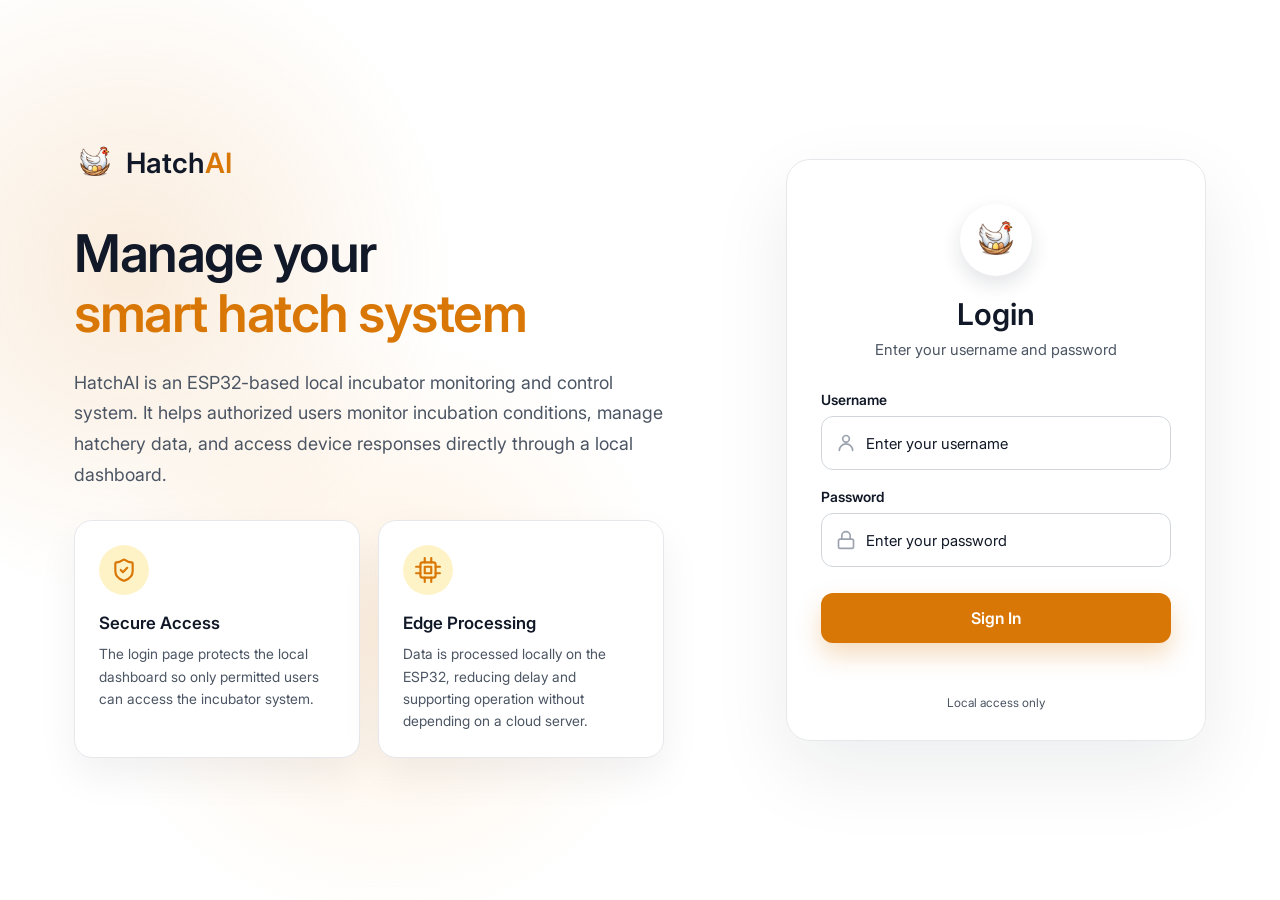
<file: data/index.html>
<!DOCTYPE html>
<html lang="en">
<head>
  <meta charset="UTF-8" />
  <meta name="viewport" content="width=device-width, initial-scale=1.0" />

  <title>HatchAI Login</title>
  <link rel="icon" href="a/images/fortitle.webp" type="image/webp" />

  <link rel="stylesheet" href="css/base.css" />
  <link rel="stylesheet" href="css/login.css" />
</head>

<body>
  <main class="login-page">
    <section class="login-info">
      <div class="brand-mark">
        <img src="a/images/hatchai-logo.webp" alt="HatchAI Logo" />
        <span>Hatch<span>AI</span></span>
      </div>

      <h1>
        Manage your
        <span>smart hatch system</span>
      </h1>

      <p class="info-text">
        HatchAI is an ESP32-based local incubator monitoring and control system.
        It helps authorized users monitor incubation conditions, manage hatchery
        data, and access device responses directly through a local dashboard.
      </p>

      <div class="info-cards">
        <article class="info-card">
          <div class="icon-box">
            <img src="a/icons/shield.svg" alt="" />
          </div>
          <h2>Secure Access</h2>
          <p>
            The login page protects the local dashboard so only permitted users
            can access the incubator system.
          </p>
        </article>

        <article class="info-card">
          <div class="icon-box">
            <img src="a/icons/cpu.svg" alt="" />
          </div>
          <h2>Edge Processing</h2>
          <p>
            Data is processed locally on the ESP32, reducing delay and supporting
            operation without depending on a cloud server.
          </p>
        </article>
      </div>
    </section>

    <section class="login-card" aria-labelledby="loginTitle">
      <div class="login-logo-wrap">
        <img src="a/images/hatchai-logo.webp" alt="HatchAI Logo" class="login-logo" />
      </div>

      <h2 id="loginTitle">Login</h2>
      <p class="login-subtitle">Enter your username and password</p>

      <form id="loginForm" class="login-form" novalidate>
        <div class="input-group">
          <label for="username">Username</label>
          <div class="input-box">
            <img src="a/icons/user.svg" alt="" class="input-icon" />
            <input type="text" id="username" name="username" placeholder="Enter your username" autocomplete="username" required />
          </div>
        </div>

        <div class="input-group">
          <label for="password">Password</label>
          <div class="input-box">
            <img src="a/icons/lock.svg" alt="" class="input-icon" />
            <input type="password" id="password" name="password" placeholder="Enter your password" autocomplete="current-password" required />
          </div>
        </div>

        <button type="submit" class="login-btn">Sign In</button>

        <p id="status" class="status" aria-live="polite"></p>
      </form>

      <div class="login-footer">
        Local access only
      </div>
    </section>
  </main>

  <script src="js/storage.js"></script>
  <script src="js/authSession.js"></script>
  <script src="js/login.js"></script>
</body>
</html>
</file>
<file: data/css/base.css>
:root {
  --orange: #D97706;
  --dark-orange: #B45309;
  --black: #111827;
  --gray: #4B5563;
  --border: #E5E7EB;
  --white: #FFFFFF;
  --bg-soft: #FFF7ED;
  --green: #16A34A;
  --blue: #2563EB;
  --red: #DC2626;
  --red-soft: #FEE2E2;
  --red-border: #FCA5A5;
}

@font-face {
  font-family: 'Inter';
  src: url('../a/fonts/inter-regular.woff2') format('woff2');
  font-weight: 400;
  font-style: normal;
  font-display: swap;
}

@font-face {
  font-family: 'Inter';
  src: url('../a/fonts/inter-semibold.woff2') format('woff2');
  font-weight: 600;
  font-style: normal;
  font-display: swap;
}

* {
  box-sizing: border-box;
  margin: 0;
  padding: 0;
  font-family: 'Inter', Arial, sans-serif;
}

body {
  background: var(--white);
  color: var(--black);
}
</file>
<file: data/css/login.css>
.login-page {
  min-height: 100vh;
  padding: 48px 24px;
  display: grid;
  grid-template-columns: 1.1fr 0.9fr;
  align-items: center;
  gap: 60px;
  max-width: 1180px;
  margin: 0 auto;
  position: relative;
}

.login-page::before {
  content: "";
  position: fixed;
  inset: 0 auto auto 0;
  width: 50%;
  height: 100%;
  background:
    radial-gradient(circle at 20% 30%, rgba(217, 119, 6, 0.14), transparent 40%),
    radial-gradient(circle at 60% 70%, rgba(254, 215, 170, 0.35), transparent 40%);
  pointer-events: none;
  z-index: -1;
}

.login-info {
  max-width: 650px;
}

.brand-mark {
  display: inline-flex;
  align-items: center;
  gap: 10px;
  margin-bottom: 40px;
  color: var(--black);
  font-size: 28px;
  font-weight: 600;
}

.brand-mark img {
  width: 42px;
  height: 42px;
  object-fit: contain;
}

.brand-mark span span {
  color: var(--orange);
}

.login-info h1 {
  font-size: 52px;
  line-height: 1.15;
  color: var(--black);
  font-weight: 600;
  letter-spacing: -1.5px;
  margin-bottom: 24px;
}

.login-info h1 span {
  display: block;
  color: var(--orange);
}

.info-text {
  max-width: 600px;
  color: var(--gray);
  font-size: 18px;
  line-height: 1.7;
  margin-bottom: 30px;
}

.info-cards {
  display: grid;
  grid-template-columns: repeat(2, 1fr);
  gap: 18px;
}

.info-card {
  padding: 24px;
  background: var(--white);
  border: 1px solid var(--border);
  border-radius: 18px;
  box-shadow: 0 18px 40px rgba(17, 24, 39, 0.06);
}

.icon-box {
  width: 50px;
  height: 50px;
  display: grid;
  place-items: center;
  background: #FEF3C7;
  border-radius: 50%;
  margin-bottom: 18px;
}

.icon-box img {
  width: 26px;
  height: 26px;
}

.info-card h2 {
  font-size: 17px;
  color: var(--black);
  margin-bottom: 10px;
  font-weight: 600;
}

.info-card p {
  color: var(--gray);
  font-size: 14px;
  line-height: 1.6;
}

.login-card {
  width: 100%;
  max-width: 420px;
  margin-left: auto;
  padding: 44px 34px 30px;
  border: 1px solid var(--border);
  border-radius: 24px;
  background: rgba(255, 255, 255, 0.96);
  box-shadow: 0 30px 80px rgba(17, 24, 39, 0.08);
}

.login-logo-wrap {
  width: 72px;
  height: 72px;
  margin: 0 auto 20px;
  display: grid;
  place-items: center;
  border-radius: 50%;
  background: var(--white);
  box-shadow: 0 8px 20px rgba(17, 24, 39, 0.12);
}

.login-logo {
  width: 48px;
  height: 48px;
  object-fit: contain;
}

.login-card h2 {
  text-align: center;
  color: var(--black);
  font-size: 30px;
  font-weight: 600;
  margin-bottom: 8px;
}

.login-subtitle {
  text-align: center;
  color: var(--gray);
  margin-bottom: 32px;
  font-size: 15px;
}

.login-form {
  width: 100%;
}

.input-group {
  margin-bottom: 18px;
}

.input-group label {
  display: block;
  margin-bottom: 8px;
  color: var(--black);
  font-size: 14px;
  font-weight: 600;
}

.input-box {
  display: flex;
  align-items: center;
  gap: 10px;
  padding: 0 14px;
  border: 1px solid #D1D5DB;
  border-radius: 12px;
  background: var(--white);
  transition: 0.2s ease;
}

.input-box:focus-within {
  border-color: var(--orange);
  box-shadow: 0 0 0 4px rgba(217, 119, 6, 0.12);
}

.input-icon {
  width: 20px;
  height: 20px;
  flex-shrink: 0;
}

.input-group input {
  width: 100%;
  height: 52px;
  border: none;
  outline: none;
  color: var(--black);
  font-size: 15px;
  background: transparent;
}

.input-group input::placeholder {
  color: var(--gray-light);
}

.login-btn {
  width: 100%;
  margin-top: 8px;
  padding: 15px;
  color: var(--white);
  background: var(--orange);
  border: none;
  border-radius: 12px;
  font-size: 16px;
  font-weight: 600;
  cursor: pointer;
  box-shadow: 0 12px 24px rgba(217, 119, 6, 0.25);
  transition: 0.2s ease;
}

.login-btn:hover {
  background: var(--dark-orange);
  transform: translateY(-1px);
}

.login-btn:disabled {
  opacity: 0.7;
  cursor: not-allowed;
  transform: none;
}

.status {
  min-height: 20px;
  margin-top: 14px;
  font-size: 14px;
  text-align: center;
}

.status.error {
  color: var(--red);
  background: var(--red-soft);
  border: 1px solid var(--red-border);
  padding: 10px;
  border-radius: 10px;
}

.status.success {
  color: var(--orange);
  background: var(--orange-soft);
  border: 1px solid var(--orange-light);
  padding: 10px;
  border-radius: 10px;
}

.login-footer {
  text-align: center;
  margin-top: 18px;
  color: var(--gray);
  font-size: 12px;
}

/* Tablet */
@media (max-width: 900px) {
  .login-page {
    grid-template-columns: 1fr;
    gap: 34px;
    padding: 34px 18px;
  }

  .login-info {
    text-align: center;
    margin: 0 auto;
  }

  .brand-mark {
    margin-bottom: 26px;
  }

  .login-info h1 {
    font-size: 38px;
  }

  .info-text {
    font-size: 16px;
  }

  .login-card {
    margin: 0 auto;
  }
}

/* Phone: hide promotional text and show login only */
@media (max-width: 768px) {
  .login-page {
    min-height: 100vh;
    display: flex;
    align-items: center;
    justify-content: center;
    padding: 24px 16px;
  }

  .login-info {
    display: none;
  }

  .login-card {
    width: 100%;
    max-width: 420px;
    margin: 0 auto;
  }

  .login-page::before {
    width: 100%;
    background:
      radial-gradient(circle at 50% 20%, rgba(217, 119, 6, 0.12), transparent 38%),
      radial-gradient(circle at 50% 90%, rgba(254, 215, 170, 0.28), transparent 42%);
  }
}

@media (max-width: 560px) {
  .login-page {
    padding: 24px 16px;
  }

  .login-card {
    padding: 34px 22px 24px;
    border-radius: 20px;
  }

  .login-logo-wrap {
    width: 66px;
    height: 66px;
  }

  .login-logo {
    width: 44px;
    height: 44px;
  }

  .login-card h2 {
    font-size: 26px;
  }

  .login-subtitle {
    font-size: 14px;
    margin-bottom: 26px;
  }

  .input-group input {
    height: 50px;
    font-size: 14px;
  }

  .login-btn {
    padding: 14px;
    font-size: 15px;
  }
}
</file>
<file: data/css/layout.css>
.navbar {
  width: 100%;
  background: var(--white);
  border-bottom: 1px solid var(--border);
  position: sticky;
  top: 0;
  z-index: 10;
}

.nav-container {
  max-width: 1100px;
  margin: 0 auto;
  padding: 14px 20px;
  display: flex;
  align-items: center;
  justify-content: space-between;
  gap: 20px;
  position: relative;
}

.logo-wrap {
  display: flex;
  align-items: center;
  gap: 10px;
  min-width: 0;
}

.logo-wrap img {
  width: 32px;
  height: 32px;
  object-fit: contain;
  flex-shrink: 0;
}

.logo {
  font-size: 20px;
  font-weight: 600;
  color: var(--black);
  white-space: nowrap;
}

.logo span {
  color: var(--orange);
}

.nav-links {
  list-style: none;
  display: flex;
  gap: 18px;
  align-items: center;
}

.nav-links li a {
  text-decoration: none;
  font-size: 14px;
  color: var(--gray);
  font-weight: 500;
  padding: 8px 12px;
  border-radius: 10px;
  transition: 0.2s ease;
  display: block;
}

.nav-links li a:hover {
  background: var(--bg-soft);
  color: var(--orange);
}

.nav-links li a.active {
  background: var(--orange);
  color: var(--white);
}

.nav-status {
  display: flex;
  align-items: center;
  gap: 8px;
  font-size: 13px;
  color: var(--gray);
  font-weight: 600;
  white-space: nowrap;
}

.dot {
  width: 8px;
  height: 8px;
  background: var(--green);
  border-radius: 50%;
  display: inline-block;
}

.hamburger {
  display: none;
  width: 40px;
  height: 40px;
  border: 1px solid var(--border);
  background: var(--white);
  border-radius: 10px;
  cursor: pointer;
  flex-direction: column;
  justify-content: center;
  align-items: center;
  gap: 5px;
  padding: 0;
}

.hamburger span {
  width: 20px;
  height: 2px;
  background: var(--black);
  border-radius: 999px;
  transition: 0.3s;
}

.hamburger.active span:nth-child(1) {
  transform: translateY(7px) rotate(45deg);
}

.hamburger.active span:nth-child(2) {
  opacity: 0;
}

.hamburger.active span:nth-child(3) {
  transform: translateY(-7px) rotate(-45deg);
}

/* Reusable page wrapper */
.page {
  max-width: 1100px;
  margin: 0 auto;
  padding: 24px 20px 32px;
}

.topbar {
  display: flex;
  justify-content: space-between;
  align-items: center;
  gap: 12px;
  margin-bottom: 24px;
  flex-wrap: wrap;
}

.title h1 {
  font-size: 30px;
  font-weight: 600;
  color: var(--black);
  margin-bottom: 6px;
}

.title p {
  font-size: 14px;
  color: var(--gray);
}

.badge {
  background: var(--bg-soft);
  color: var(--orange);
  border: 1px solid #FED7AA;
  padding: 9px 14px;
  border-radius: 999px;
  font-size: 13px;
  font-weight: 600;
}

@media (max-width: 700px) {
  .hamburger {
    display: flex;
  }

  .nav-status {
    display: none;
  }

  .nav-links {
    position: absolute;
    top: calc(100% + 8px);
    left: 14px;
    right: 14px;
    background: var(--white);
    border: 1px solid var(--border);
    border-radius: 16px;
    box-shadow: 0 12px 30px rgba(17, 24, 39, 0.10);
    padding: 10px;
    gap: 8px;
    flex-direction: column;
    align-items: stretch;
    display: none;
  }

  .nav-links.active {
    display: flex;
  }
}

@media (max-width: 640px) {
  .page {
    padding: 18px 14px 28px;
  }

  .nav-container {
    padding: 14px;
  }

  .title h1 {
    font-size: 24px;
  }

  .badge {
    width: 100%;
    text-align: center;
  }
}
</file>
<file: data/css/components.css>
/* =========================
   Grid Utilities
========================= */

.grid {
  display: grid;
  gap: 18px;
}

.grid-4 {
  grid-template-columns: repeat(4, 1fr);
}

.grid-3 {
  grid-template-columns: repeat(3, 1fr);
}

.grid-2 {
  grid-template-columns: repeat(2, 1fr);
}

.wide-card {
  grid-column: 1 / -1;
}

/* =========================
   Cards
========================= */

.card {
  background: var(--white);
  border: 1px solid var(--border);
  border-radius: 18px;
  padding: 20px;
  box-shadow: 0 4px 16px rgba(17, 24, 39, 0.05);
}

.card-header {
  display: flex;
  justify-content: space-between;
  align-items: center;
  gap: 10px;
  margin-bottom: 14px;
}

.card-title {
  font-size: 18px;
  color: var(--black);
  font-weight: 600;
  margin-bottom: 8px;
}

.card-header .card-title {
  font-size: 15px;
  color: var(--gray);
  margin-bottom: 0;
}

.subtext {
  font-size: 14px;
  color: var(--gray);
  line-height: 1.5;
  margin-bottom: 18px;
}

/* =========================
   Forms
========================= */

.field-group {
  margin-bottom: 16px;
}

.field-group label {
  display: inline-block;
  font-size: 14px;
  color: var(--black);
  font-weight: 600;
}

.input-box,
.select-box,
.textarea-box {
  width: 100%;
  border: 1px solid var(--border);
  border-radius: 12px;
  padding: 12px 14px;
  font-size: 14px;
  color: var(--black);
  outline: none;
  background: var(--white);
  margin-top: 8px;
}

.textarea-box {
  min-height: 100px;
  resize: vertical;
}

.input-box:focus,
.select-box:focus,
.textarea-box:focus {
  border-color: var(--orange);
  box-shadow: 0 0 0 3px rgba(217, 119, 6, 0.12);
}

/* =========================
   Buttons
========================= */

.btn-row {
  display: flex;
  gap: 12px;
  flex-wrap: wrap;
  margin-top: 10px;
}

.btn {
  display: inline-flex;
  align-items: center;
  justify-content: center;
  gap: 8px;
  border: none;
  border-radius: 999px;
  padding: 10px 15px;
  font-size: 13px;
  font-weight: 600;
  cursor: pointer;
  transition: 0.2s ease;
  text-decoration: none;
}

.btn-primary {
  background: var(--orange);
  color: var(--white);
  box-shadow: 0 8px 22px rgba(217, 119, 6, 0.22);
}

.btn-primary:hover {
  background: var(--dark-orange);
  transform: translateY(-1px);
}

.btn-soft {
  background: var(--bg-soft);
  color: var(--orange);
  border: 1px solid #fed7aa;
}

.btn-soft:hover {
  background: #ffedd5;
}

.btn-danger {
  background: #fee2e2;
  color: var(--red);
  border: 1px solid #fecaca;
}

.btn-danger:hover {
  background: #fecaca;
}

/* =========================
   Status Pills
========================= */

.status-pill {
  display: inline-block;
  padding: 7px 12px;
  border-radius: 999px;
  font-size: 13px;
  font-weight: 600;
  margin-top: 8px;
}

.status-on,
.status-normal,
.status-ok {
  background: #dcfce7;
  color: var(--green);
}

.status-off,
.status-alert {
  background: #fee2e2;
  color: var(--red);
}

.status-warning {
  background: #fef3c7;
  color: #a16207;
}

/* =========================
   Switches
========================= */

.switch {
  position: relative;
  width: 54px;
  height: 30px;
  flex-shrink: 0;
}

.switch input {
  opacity: 0;
  width: 0;
  height: 0;
}

.slider {
  position: absolute;
  inset: 0;
  background: #d1d5db;
  border-radius: 999px;
  cursor: pointer;
  transition: 0.3s ease;
}

.slider::before {
  content: "";
  position: absolute;
  width: 24px;
  height: 24px;
  left: 3px;
  top: 3px;
  background: var(--white);
  border-radius: 50%;
  transition: 0.3s ease;
  box-shadow: 0 2px 6px rgba(0, 0, 0, 0.15);
}

.switch input:checked + .slider {
  background: var(--orange);
}

.switch input:checked + .slider::before {
  transform: translateX(24px);
}

/* =========================
   Setting Rows
========================= */

.setting-row {
  display: flex;
  justify-content: space-between;
  align-items: center;
  gap: 16px;
  padding: 14px 0;
  border-bottom: 1px solid var(--border);
}

.setting-row:last-child {
  border-bottom: none;
  padding-bottom: 0;
}

.setting-label {
  display: flex;
  flex-direction: column;
  gap: 4px;
}

.setting-label strong {
  font-size: 15px;
  color: var(--black);
  font-weight: 600;
}

.setting-label span {
  font-size: 13px;
  color: var(--gray);
}

/* =========================
   Toasts
========================= */

.toast {
  position: fixed;
  right: 20px;
  bottom: 20px;
  z-index: 2100;
  min-width: 220px;
  max-width: calc(100vw - 40px);
  padding: 13px 16px;
  border-radius: 12px;
  background: var(--black);
  color: var(--white);
  box-shadow: 0 14px 34px rgba(17, 24, 39, 0.2);
  font-size: 14px;
  font-weight: 600;
  opacity: 0;
  pointer-events: none;
  transform: translateY(12px);
  transition: 0.2s ease;
}

.toast.active {
  opacity: 1;
  transform: translateY(0);
}

.toast.success {
  background: var(--green);
}

.toast.danger {
  background: var(--red);
}

.toast.warning {
  background: #a16207;
}

/* =========================
   Responsive
========================= */

@media (max-width: 900px) {
  .grid-4 {
    grid-template-columns: repeat(2, 1fr);
  }

  .grid-3,
  .grid-2 {
    grid-template-columns: 1fr;
  }
}

@media (max-width: 640px) {
  .grid-4,
  .grid-3,
  .grid-2 {
    grid-template-columns: 1fr;
  }

  .btn-row {
    flex-direction: column;
  }

  .btn {
    width: 100%;
  }

  .setting-row {
    flex-direction: column;
    align-items: flex-start;
  }

  .toast {
    left: 14px;
    right: 14px;
    bottom: 14px;
  }
}
</file>
<file: data/css/modal.css>
.modal-overlay {
  position: fixed;
  inset: 0;
  background: rgba(17, 24, 39, 0.28);
  backdrop-filter: blur(3px);
  display: none;
  align-items: center;
  justify-content: center;
  padding: 20px;
  z-index: 2000;
}

.modal-overlay.active {
  display: flex;
}

.modal-card {
  width: 100%;
  max-width: 360px;
  background: var(--white);
  border: 1px solid var(--border);
  border-radius: 18px;
  padding: 24px 22px 20px;
  text-align: center;
  box-shadow: 0 18px 45px rgba(17, 24, 39, 0.18);
  animation: modalPop 0.2s ease;
}

.modal-icon {
  width: 34px;
  height: 34px;
  margin: 0 auto 12px;
  border-radius: 50%;
  background: #fee2e2;
  color: var(--red);
  border: 1px solid #fecaca;
  display: flex;
  align-items: center;
  justify-content: center;
  font-size: 20px;
  font-weight: 700;
}

.modal-card h2 {
  font-size: 17px;
  font-weight: 600;
  color: var(--black);
  margin-bottom: 8px;
}

.modal-card p {
  font-size: 13px;
  line-height: 1.45;
  color: var(--gray);
  max-width: 280px;
  margin: 0 auto 18px;
}

.modal-actions {
  display: flex;
  flex-direction: column;
  gap: 10px;
}

.modal-btn {
  width: 100%;
  border-radius: 10px;
  padding: 11px 14px;
  border: 1px solid transparent;
  font-size: 13px;
  font-weight: 600;
  cursor: pointer;
  transition: 0.2s ease;
}

.modal-btn-danger {
  background: var(--red);
  color: var(--white);
  box-shadow: 0 8px 22px rgba(220, 38, 38, 0.2);
}

.modal-btn-danger:hover {
  background: #b91c1c;
  transform: translateY(-1px);
}

.modal-btn-primary {
  background: var(--orange);
  color: var(--white);
  box-shadow: 0 8px 22px rgba(217, 119, 6, 0.22);
}

.modal-btn-primary:hover {
  background: var(--dark-orange);
  transform: translateY(-1px);
}

.modal-btn-cancel {
  background: var(--white);
  color: var(--black);
  border-color: var(--border);
}

.modal-btn-cancel:hover {
  background: var(--bg-soft);
  color: var(--orange);
  border-color: #fed7aa;
}

@keyframes modalPop {
  from {
    opacity: 0;
    transform: scale(0.96) translateY(8px);
  }

  to {
    opacity: 1;
    transform: scale(1) translateY(0);
  }
}

@media (max-width: 480px) {
  .modal-card {
    max-width: 100%;
  }
}
</file>
<file: data/css/toastNotification.css>
/* =========================
   Toast Notification
========================= */

.toast {
  position: fixed;
  right: 20px;
  bottom: 20px;
  z-index: 2100;

  min-width: 240px;
  max-width: calc(100vw - 40px);

  display: flex;
  align-items: center;
  gap: 10px;

  padding: 14px 16px;
  border-radius: 16px;

  background: var(--white);
  color: var(--black);
  border: 1px solid var(--border);
  border-left: 5px solid var(--orange);

  box-shadow: 0 18px 45px rgba(17, 24, 39, 0.16);

  font-size: 14px;
  font-weight: 600;
  line-height: 1.4;

  opacity: 0;
  pointer-events: none;
  transform: translateY(14px) scale(0.98);
  transition: opacity 0.22s ease, transform 0.22s ease;
}

.toast::before {
  content: "●";
  color: var(--orange);
  font-size: 14px;
  line-height: 1;
}

.toast.active {
  opacity: 1;
  transform: translateY(0) scale(1);
}

.toast.success {
  background: #f0fdf4;
  color: #166534;
  border-color: #bbf7d0;
  border-left-color: var(--green);
}

.toast.success::before {
  color: var(--green);
}

.toast.danger {
  background: #fef2f2;
  color: #991b1b;
  border-color: #fecaca;
  border-left-color: var(--red);
}

.toast.danger::before {
  color: var(--red);
}

.toast.warning {
  background: #fffbeb;
  color: #92400e;
  border-color: #fed7aa;
  border-left-color: #d97706;
}

.toast.warning::before {
  color: #d97706;
}

.toast.info {
  background: var(--bg-soft);
  color: var(--orange);
  border-color: #fed7aa;
  border-left-color: var(--orange);
}

.toast.info::before {
  color: var(--orange);
}

@media (max-width: 640px) {
  .toast {
    left: 14px;
    right: 14px;
    bottom: 14px;
    min-width: auto;
    max-width: none;
  }
}
</file>
<file: data/css/batch.css>
.batch-grid {
  grid-template-columns: repeat(4, 1fr);
}

.batch-hero-card {
  grid-column: span 4;
  background: linear-gradient(135deg, var(--orange), var(--dark-orange));
  color: var(--white);
  border: none;
  display: grid;
  grid-template-columns: 1.4fr 1fr;
  gap: 20px;
  align-items: center;
}

.batch-hero-card .card-title,
.batch-hero-card .subtext {
  color: rgba(255, 255, 255, 0.9);
}

.batch-name {
  font-size: 42px;
  font-weight: 600;
  margin: 10px 0 8px;
  line-height: 1.1;
}

.progress-wrap {
  background: rgba(255, 255, 255, 0.22);
  border-radius: 999px;
  height: 14px;
  overflow: hidden;
  margin-top: 14px;
}

.progress-bar {
  height: 100%;
  width: 0%;
  background: var(--white);
  border-radius: 999px;
  transition: width 0.3s ease;
}

.progress-meta {
  display: flex;
  justify-content: space-between;
  gap: 12px;
  margin-top: 10px;
  font-size: 13px;
  font-weight: 600;
  color: rgba(255, 255, 255, 0.9);
}

.section-grid {
  display: grid;
  grid-template-columns: 1fr;
  gap: 18px;
  margin-top: 18px;
}

.mini-list {
  list-style: none;
  display: flex;
  flex-direction: column;
  gap: 12px;
  margin-top: 14px;
}

.mini-list li {
  display: flex;
  justify-content: space-between;
  align-items: center;
  gap: 10px;
  font-size: 14px;
  color: var(--gray);
  border-bottom: 1px solid var(--border);
  padding-bottom: 10px;
}

.mini-list li:last-child {
  border-bottom: none;
  padding-bottom: 0;
}

.mini-list strong {
  color: var(--black);
  font-weight: 600;
  text-align: right;
}

.table-card {
  margin-top: 18px;
  overflow: hidden;
}

.table-wrap {
  width: 100%;
  overflow-x: auto;
  margin-top: 14px;
}

.batch-table {
  width: 100%;
  border-collapse: collapse;
  min-width: 980px;
}

.batch-table th,
.batch-table td {
  text-align: left;
  padding: 13px 10px;
  border-bottom: 1px solid var(--border);
  font-size: 14px;
  white-space: nowrap;
}

.batch-table th {
  color: var(--gray);
  font-weight: 600;
  background: #FAFAFA;
}

.batch-table td {
  color: var(--black);
}

.batch-table tr:last-child td {
  border-bottom: none;
}

.egg-type {
  display: flex;
  align-items: center;
  gap: 9px;
  font-weight: 600;
}

.egg-dot {
  width: 10px;
  height: 10px;
  border-radius: 50%;
  background: var(--orange);
  display: inline-block;
  flex-shrink: 0;
}

.table-actions {
  display: flex;
  gap: 8px;
  align-items: center;
}

.selected-row td {
  background: var(--bg-soft);
}

.empty-row {
  text-align: center;
  color: var(--gray);
  padding: 22px 10px;
}

.batch-modal-overlay {
  position: fixed;
  inset: 0;
  background: rgba(17, 24, 39, 0.48);
  display: none;
  align-items: center;
  justify-content: center;
  padding: 18px;
  z-index: 50;
}

.batch-modal-overlay.active {
  display: flex;
}

.batch-modal {
  width: min(760px, 100%);
  max-height: 92vh;
  overflow-y: auto;
  background: var(--white);
  border: 1px solid var(--border);
  border-radius: 22px;
  box-shadow: 0 22px 60px rgba(17, 24, 39, 0.25);
  padding: 20px;
}

.modal-header {
  display: flex;
  align-items: flex-start;
  justify-content: space-between;
  gap: 14px;
  margin-bottom: 16px;
}

.modal-title h2 {
  font-size: 22px;
  font-weight: 600;
  color: var(--black);
  margin-bottom: 5px;
}

.modal-title p {
  font-size: 14px;
  color: var(--gray);
  line-height: 1.5;
}

.close-btn {
  width: 40px;
  height: 40px;
  border-radius: 12px;
  border: 1px solid var(--border);
  background: var(--white);
  color: var(--black);
  font-size: 24px;
  line-height: 1;
  cursor: pointer;
  flex-shrink: 0;
}

.close-btn:hover {
  background: var(--bg-soft);
  color: var(--orange);
}

.batch-form-grid {
  display: grid;
  grid-template-columns: repeat(2, 1fr);
  gap: 14px;
  margin-top: 14px;
}

.field {
  display: flex;
  flex-direction: column;
  gap: 7px;
}

.field label {
  font-size: 13px;
  color: var(--gray);
  font-weight: 600;
}

.field input,
.field select,
.field textarea {
  width: 100%;
  border: 1px solid var(--border);
  border-radius: 12px;
  padding: 11px 12px;
  font-size: 14px;
  color: var(--black);
  background: var(--white);
  outline: none;
  transition: 0.2s ease;
}

.field textarea {
  min-height: 94px;
  resize: vertical;
}

.field input:focus,
.field select:focus,
.field textarea:focus {
  border-color: var(--orange);
  box-shadow: 0 0 0 3px rgba(217, 119, 6, 0.12);
}

.field input:disabled,
.field select:disabled,
.field textarea:disabled {
  background: #F9FAFB;
  color: var(--gray);
  cursor: not-allowed;
}

.full {
  grid-column: span 2;
}

.form-actions {
  grid-column: span 2;
  display: flex;
  justify-content: flex-end;
  gap: 10px;
  margin-top: 2px;
}

.batch-table tbody tr {
  cursor: pointer;
  transition: 0.2s ease;
}

.batch-table tbody tr:hover td {
  background: var(--bg-soft);
}

.batch-table tbody tr.selected-row td {
  background: var(--bg-soft);
}

.table-actions {
  cursor: default;
}

@media (max-width: 900px) {
  .batch-grid {
    grid-template-columns: repeat(2, 1fr);
  }

  .batch-hero-card {
    grid-column: span 2;
    grid-template-columns: 1fr;
  }
}

@media (max-width: 640px) {
  .batch-grid {
    grid-template-columns: 1fr;
  }

  .batch-hero-card {
    grid-column: span 1;
  }

  .batch-name {
    font-size: 32px;
  }

  .batch-form-grid {
    grid-template-columns: 1fr;
  }

  .full,
  .form-actions {
    grid-column: span 1;
  }

  .form-actions {
    flex-direction: column;
  }

}
</file>
<file: data/css/control.css>
.control-page {
  max-width: 1100px;
}

.icon-box {
  width: 42px;
  height: 42px;
  border-radius: 12px;
  background: var(--bg-soft);
  color: var(--orange);
  display: flex;
  align-items: center;
  justify-content: center;
  font-size: 17px;
  font-weight: 600;
  flex-shrink: 0;
}

.control-layout {
  display: grid;
  grid-template-columns: 1.15fr 0.85fr;
  gap: 18px;
}

.auto-card {
  background: linear-gradient(135deg, var(--orange), var(--dark-orange));
  color: var(--white);
  border: none;
  margin-bottom: 18px;
}

.auto-card .card-title,
.auto-card .subtext {
  color: rgba(255, 255, 255, 0.9);
}

.auto-row {
  display: flex;
  align-items: center;
  justify-content: space-between;
  gap: 16px;
  margin-top: 18px;
}

.auto-state {
  font-size: 38px;
  line-height: 1.1;
  font-weight: 600;
}

.control-grid {
  display: grid;
  grid-template-columns: repeat(3, 1fr);
  gap: 14px;
}

.control-item {
  border: 1px solid var(--border);
  border-radius: 16px;
  padding: 16px;
  background: #fafafa;
  transition: 0.2s ease;
}

.control-item.locked {
  opacity: 0.58;
  background: #f3f4f6;
}

.control-top {
  display: flex;
  align-items: center;
  justify-content: space-between;
  gap: 10px;
  margin-bottom: 12px;
}

.control-name {
  font-size: 15px;
  font-weight: 600;
  color: var(--black);
}

.settings-card {
  margin-top: 18px;
}

.settings-grid {
  display: grid;
  grid-template-columns: repeat(3, 1fr);
  gap: 14px;
  margin-top: 18px;
}

.field {
  display: flex;
  flex-direction: column;
  gap: 7px;
}

.field label {
  font-size: 13px;
  color: var(--gray);
  font-weight: 600;
}

.field input,
.field select {
  width: 100%;
  border: 1px solid var(--border);
  border-radius: 12px;
  padding: 11px 12px;
  font-size: 14px;
  color: var(--black);
  background: var(--white);
  outline: none;
  transition: 0.2s ease;
}

.field select {
  cursor: pointer;
}

.field input:focus,
.field select:focus {
  border-color: var(--orange);
  box-shadow: 0 0 0 3px rgba(217, 119, 6, 0.12);
}

.summary-list {
  list-style: none;
  display: flex;
  flex-direction: column;
  gap: 12px;
  margin-top: 14px;
}

.summary-list li {
  display: flex;
  justify-content: space-between;
  align-items: center;
  gap: 10px;
  font-size: 14px;
  color: var(--gray);
  border-bottom: 1px solid var(--border);
  padding-bottom: 10px;
}

.summary-list li:last-child {
  border-bottom: none;
  padding-bottom: 0;
}

.summary-list strong {
  color: var(--black);
  font-weight: 600;
  text-align: right;
}

.actions-row {
  display: grid;
  grid-template-columns: repeat(2, 1fr);
  gap: 10px;
  margin-top: 18px;
}

@media (max-width: 900px) {
  .control-layout,
  .control-grid,
  .settings-grid {
    grid-template-columns: 1fr;
  }
}

@media (max-width: 640px) {
  .auto-row {
    align-items: flex-start;
    flex-direction: column;
  }

  .auto-state {
    font-size: 32px;
  }

  .actions-row {
    grid-template-columns: 1fr;
  }
}
</file>
<file: data/css/settings.css>
.settings-page {
  max-width: 1100px;
}

.topbar {
  display: flex;
  justify-content: space-between;
  align-items: center;
  gap: 12px;
  margin-bottom: 24px;
  flex-wrap: wrap;
}

.title h1 {
  font-size: 30px;
  font-weight: 600;
  color: var(--black);
  margin-bottom: 6px;
}

.title p {
  font-size: 14px;
  color: var(--gray);
}

.settings-grid {
  display: grid;
  grid-template-columns: 1fr 1fr;
  gap: 18px;
}

.wide-card {
  grid-column: span 2;
}

.form-grid {
  display: grid;
  grid-template-columns: 1fr 1fr;
  gap: 16px;
}

.account-box {
  display: flex;
  align-items: center;
  gap: 16px;
  padding: 16px;
  border: 1px solid var(--border);
  border-radius: 16px;
  background: var(--card-bg);
  margin-bottom: 18px;
}

.avatar {
  width: 58px;
  height: 58px;
  border-radius: 50%;
  background: var(--orange);
  color: var(--white);
  display: flex;
  align-items: center;
  justify-content: center;
  font-size: 22px;
  font-weight: 600;
  flex-shrink: 0;
}

.account-info h3 {
  font-size: 18px;
  font-weight: 600;
  color: var(--black);
  margin-bottom: 4px;
}

.account-info p {
  font-size: 14px;
  color: var(--gray);
  line-height: 1.5;
}

.password-wrap {
  display: flex;
  gap: 8px;
  align-items: center;
}

.password-wrap .input-box,
.password-wrap .btn {
  margin-top: 8px;
}

.password-wrap .btn {
  flex-shrink: 0;
}

.wifi-scan-box {
  margin-top: 16px;
  border: 1px solid var(--border);
  border-radius: 16px;
  padding: 16px;
  background: var(--card-bg);
}

.wifi-scan-header {
  display: flex;
  justify-content: space-between;
  align-items: center;
  gap: 12px;
  flex-wrap: wrap;
  margin-bottom: 12px;
}

.wifi-scan-header strong {
  font-size: 15px;
  color: var(--black);
}

.wifi-network-list {
  list-style: none;
  display: flex;
  flex-direction: column;
  gap: 8px;
}

.wifi-network-list li {
  font-size: 14px;
  color: var(--gray);
}

.wifi-network-list button {
  width: 100%;
  border: 1px solid var(--border);
  background: var(--white);
  color: var(--black);
  padding: 12px;
  border-radius: 12px;
  cursor: pointer;
  display: flex;
  justify-content: space-between;
  align-items: center;
  gap: 12px;
  font-weight: 600;
  text-align: left;
  transition: 0.2s ease;
}

.wifi-network-list button:hover {
  background: var(--bg-soft);
  color: var(--orange);
  border-color: var(--orange-border);
}

.wifi-network-list span {
  font-size: 13px;
  color: var(--gray);
  font-weight: 600;
  white-space: nowrap;
}

.wifi-status-row {
  display: grid;
  grid-template-columns: repeat(3, 1fr);
  gap: 14px;
  margin-top: 14px;
}

.wifi-connect-form {
  margin-top: 16px;
}

.wifi-password-wrap {
  position: relative;
}

.wifi-password-wrap .input-box {
  padding-right: 78px;
}

.wifi-password-toggle {
  position: absolute;
  right: 6px;
  top: 50%;
  width: auto;
  min-width: 62px;
  padding: 8px 11px;
  transform: translateY(-50%);
}

.wifi-info-box {
  border: 1px solid var(--border);
  border-radius: 16px;
  padding: 14px;
  background: var(--card-bg);
}

.wifi-info-box p {
  font-size: 13px;
  color: var(--gray);
  margin-bottom: 8px;
}

.wifi-info-box h3 {
  font-size: 18px;
  font-weight: 600;
  color: var(--black);
}

.wifi-card-status {
  margin-top: 14px;
  padding: 12px 14px;
  border: 1px solid var(--border);
  border-radius: 12px;
  background: var(--bg-soft);
  color: var(--gray);
  font-size: 14px;
  line-height: 1.45;
}

.small-note {
  font-size: 13px;
  color: var(--gray);
  line-height: 1.5;
  margin-top: 10px;
}

#saveStatus {
  margin-top: 16px;
  font-size: 14px;
  color: var(--gray);
}

@media (max-width: 900px) {
  .settings-grid,
  .form-grid {
    grid-template-columns: 1fr;
  }

  .wide-card {
    grid-column: span 1;
  }

  .wifi-status-row {
    grid-template-columns: 1fr;
  }
}

@media (max-width: 640px) {
  .title h1 {
    font-size: 24px;
  }

  .badge {
    width: 100%;
    text-align: center;
  }

  .account-box {
    align-items: flex-start;
  }

  .password-wrap {
    flex-direction: column;
    align-items: stretch;
  }

  .wifi-password-toggle {
    width: auto;
  }
}
</file>
